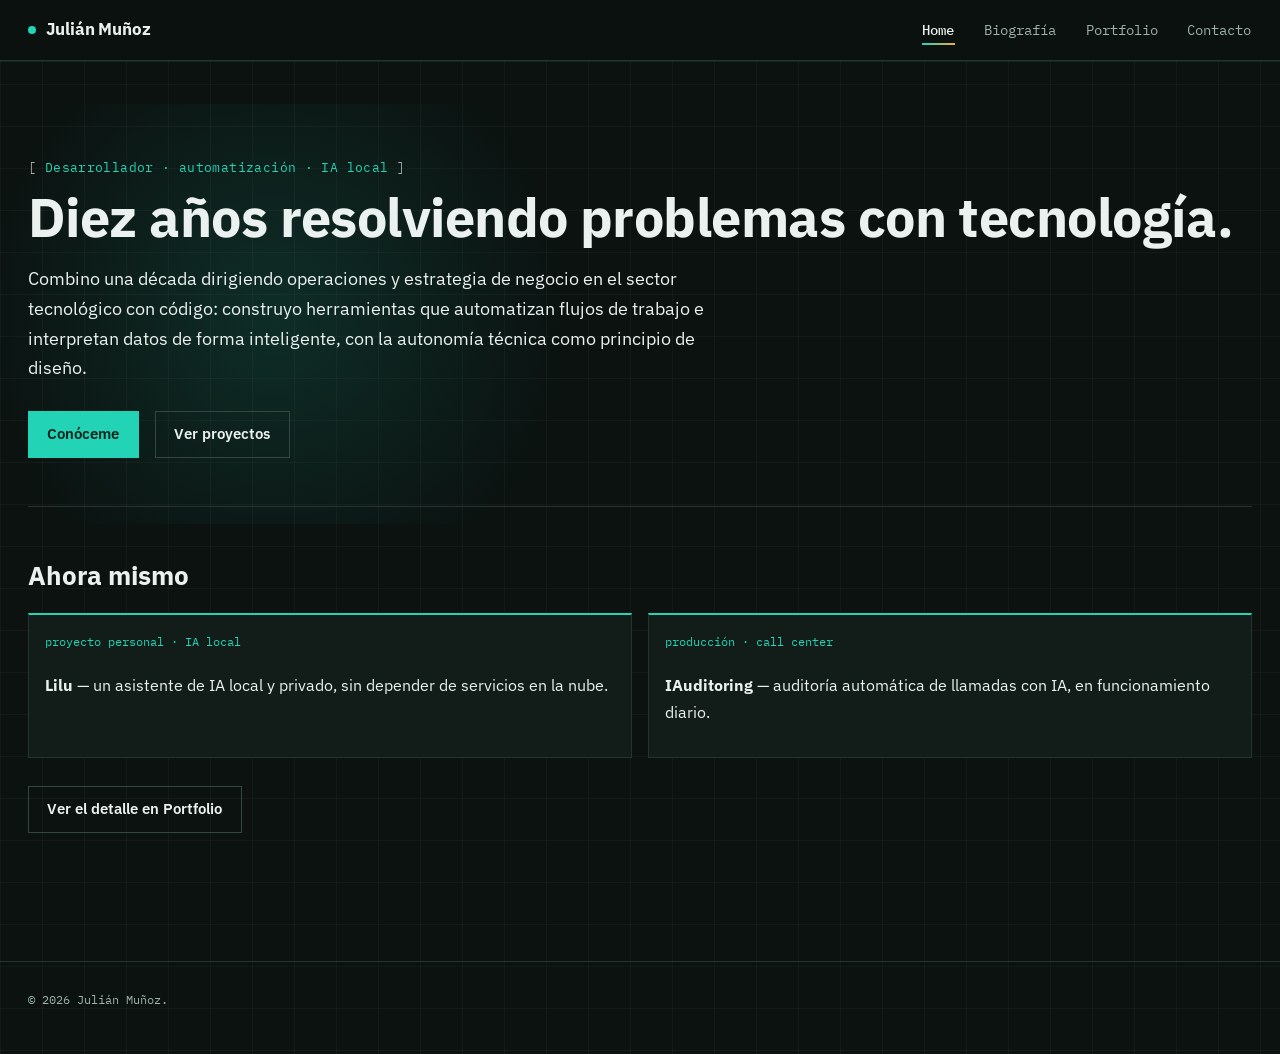
<file: index.html>
<!DOCTYPE html>
<html lang="es">
<head>
  <meta charset="UTF-8">
  <meta name="viewport" content="width=device-width, initial-scale=1.0">
  <title>Julián Muñoz — Desarrollador</title>
  <meta name="description" content="Página personal de Julián Muñoz, desarrollador especializado en automatización, IA local y herramientas que simplifican el trabajo operativo.">
  <link rel="preconnect" href="https://fonts.googleapis.com">
  <link rel="preconnect" href="https://fonts.gstatic.com" crossorigin>
  <link href="https://fonts.googleapis.com/css2?family=IBM+Plex+Mono:wght@400;500&family=IBM+Plex+Sans:wght@400;600;700&display=swap" rel="stylesheet">
  <link rel="stylesheet" href="css/style.css">
</head>
<body>

  <header class="site-header">
    <div class="wrap">
      <a href="index.html" class="site-title">
        <span class="status-dot" aria-hidden="true"></span>
        Julián Muñoz
      </a>
      <nav class="main-nav" aria-label="Navegación principal">
        <ul>
          <li><a href="index.html" aria-current="page">Home</a></li>
          <li><a href="biografia.html">Biografía</a></li>
          <li><a href="portfolio.html">Portfolio</a></li>
          <li><a href="contacto.html">Contacto</a></li>
        </ul>
      </nav>
    </div>
  </header>

  <main>
    <section class="section">
      <p class="eyebrow">Desarrollador · automatización · IA local</p>
      <h1>Diez años resolviendo problemas con tecnología.</h1>
      <p class="prose lede">
        Combino una década dirigiendo operaciones y estrategia de negocio en el
        sector tecnológico con código: construyo herramientas que automatizan
        flujos de trabajo e interpretan datos de forma inteligente, con la
        autonomía técnica como principio de diseño.
      </p>
      <div class="cta-row">
        <a class="btn primary" href="biografia.html">Conóceme</a>
        <a class="btn" href="portfolio.html">Ver proyectos</a>
      </div>
    </section>

    <section class="section" aria-labelledby="ahora-heading">
      <h2 id="ahora-heading">Ahora mismo</h2>
      <div class="now-list">
        <article class="now-item">
          <p class="tag">proyecto personal · IA local</p>
          <p><strong>Lilu</strong> — un asistente de IA local y privado, sin depender de servicios en la nube.</p>
        </article>
        <article class="now-item">
          <p class="tag">producción · call center</p>
          <p><strong>IAuditoring</strong> — auditoría automática de llamadas con IA, en funcionamiento diario.</p>
        </article>
      </div>
      <div class="cta-row">
        <a class="btn" href="portfolio.html">Ver el detalle en Portfolio</a>
      </div>
    </section>
  </main>

  <footer class="site-footer">
    <p>&copy; 2026 Julián Muñoz.</p>
  </footer>

</body>
</html>
</file>
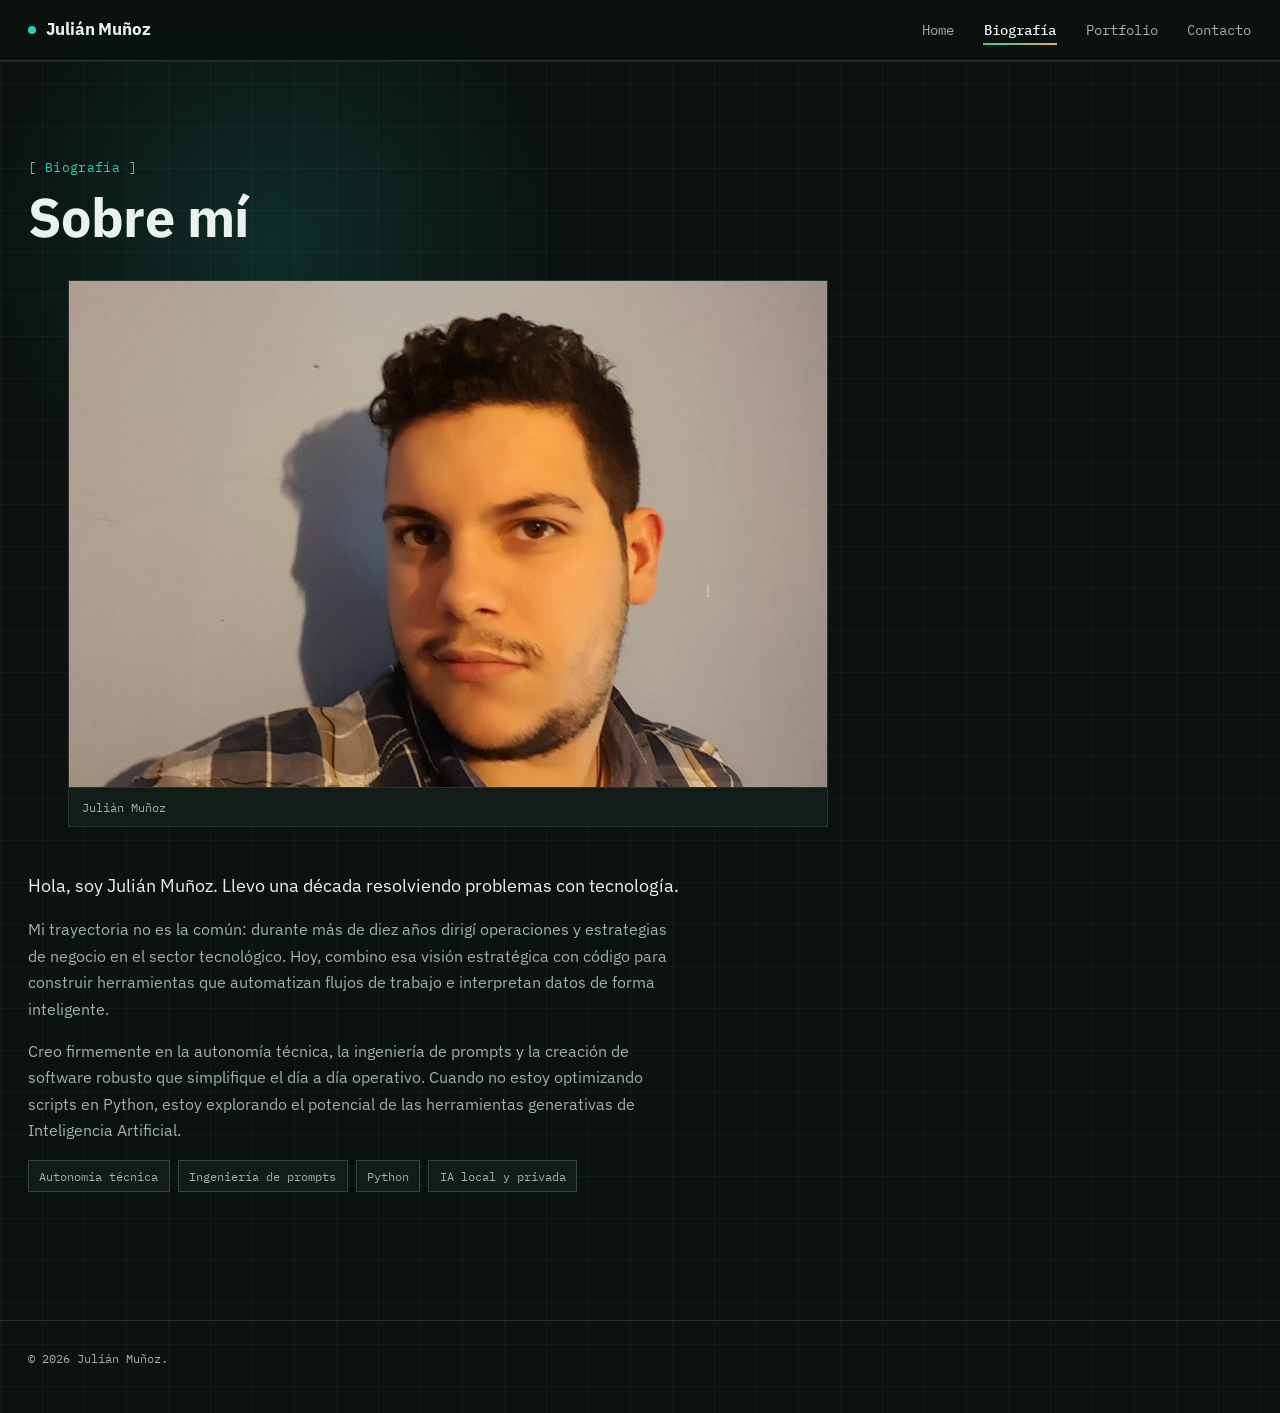
<file: biografia.html>
<!DOCTYPE html>
<html lang="es">
<head>
  <meta charset="UTF-8">
  <meta name="viewport" content="width=device-width, initial-scale=1.0">
  <title>Biografía — Julián Muñoz</title>
  <meta name="description" content="Biografía de Julián Muñoz: de dirigir operaciones y estrategia de negocio en tecnología a construir software y herramientas de IA.">
  <link rel="preconnect" href="https://fonts.googleapis.com">
  <link rel="preconnect" href="https://fonts.gstatic.com" crossorigin>
  <link href="https://fonts.googleapis.com/css2?family=IBM+Plex+Mono:wght@400;500&family=IBM+Plex+Sans:wght@400;600;700&display=swap" rel="stylesheet">
  <link rel="stylesheet" href="css/style.css">
</head>
<body>

  <header class="site-header">
    <div class="wrap">
      <a href="index.html" class="site-title">
        <span class="status-dot" aria-hidden="true"></span>
        Julián Muñoz
      </a>
      <nav class="main-nav" aria-label="Navegación principal">
        <ul>
          <li><a href="index.html">Home</a></li>
          <li><a href="biografia.html" aria-current="page">Biografía</a></li>
          <li><a href="portfolio.html">Portfolio</a></li>
          <li><a href="contacto.html">Contacto</a></li>
        </ul>
      </nav>
    </div>
  </header>

  <main>
    <article class="section">
      <p class="eyebrow">Biografía</p>
      <h1>Sobre mí</h1>

      <div class="bio-layout">
        <figure class="bio-photo">
          <img src="img/julian.jpg" alt="Retrato de Julián Muñoz" width="800" height="1000">
          <figcaption>Julián Muñoz</figcaption>
        </figure>

        <div class="bio-text prose">
          <p class="lede">Hola, soy Julián Muñoz. Llevo una década resolviendo problemas con tecnología.</p>
          <p>
            Mi trayectoria no es la común: durante más de diez años dirigí operaciones
            y estrategias de negocio en el sector tecnológico. Hoy, combino esa visión
            estratégica con código para construir herramientas que automatizan flujos
            de trabajo e interpretan datos de forma inteligente.
          </p>
          <p>
            Creo firmemente en la autonomía técnica, la ingeniería de prompts y la
            creación de software robusto que simplifique el día a día operativo.
            Cuando no estoy optimizando scripts en Python, estoy explorando el
            potencial de las herramientas generativas de Inteligencia Artificial.
          </p>

          <ul class="values-list" aria-label="Principios de trabajo">
            <li>Autonomía técnica</li>
            <li>Ingeniería de prompts</li>
            <li>Python</li>
            <li>IA local y privada</li>
          </ul>
        </div>
      </div>
    </article>
  </main>

  <footer class="site-footer">
    <p>&copy; 2026 Julián Muñoz.</p>
  </footer>

</body>
</html>
</file>
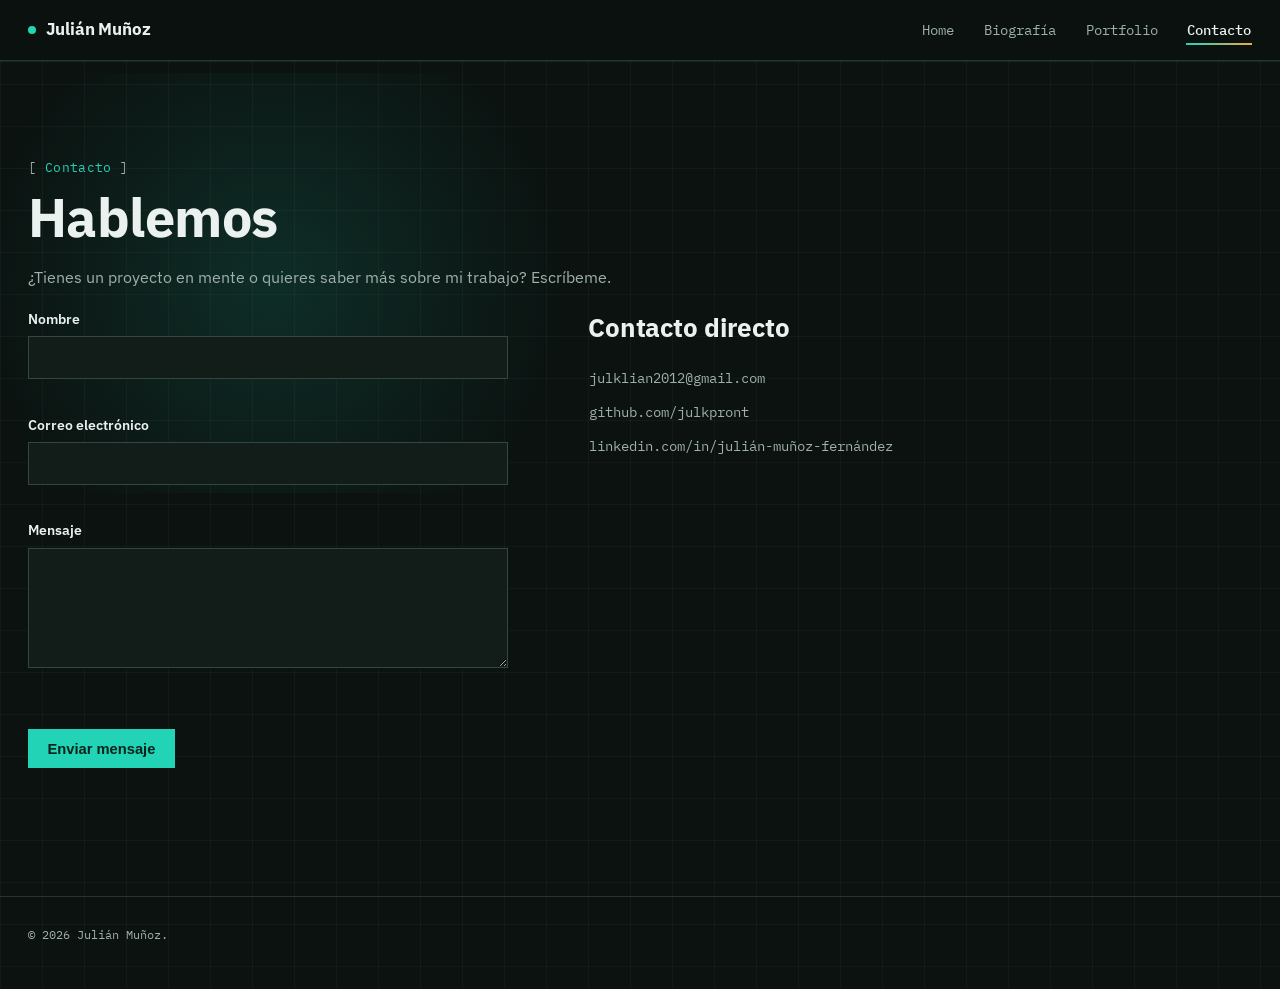
<file: contacto.html>
<!DOCTYPE html>
<html lang="es">
<head>
  <meta charset="UTF-8">
  <meta name="viewport" content="width=device-width, initial-scale=1.0">
  <title>Contacto — Julián Muñoz</title>
  <meta name="description" content="Contacta con Julián Muñoz.">
  <link rel="preconnect" href="https://fonts.googleapis.com">
  <link rel="preconnect" href="https://fonts.gstatic.com" crossorigin>
  <link href="https://fonts.googleapis.com/css2?family=IBM+Plex+Mono:wght@400;500&family=IBM+Plex+Sans:wght@400;600;700&display=swap" rel="stylesheet">
  <link rel="stylesheet" href="css/style.css">
</head>
<body>

  <header class="site-header">
    <div class="wrap">
      <a href="index.html" class="site-title">
        <span class="status-dot" aria-hidden="true"></span>
        Julián Muñoz
      </a>
      <nav class="main-nav" aria-label="Navegación principal">
        <ul>
          <li><a href="index.html">Home</a></li>
          <li><a href="biografia.html">Biografía</a></li>
          <li><a href="portfolio.html">Portfolio</a></li>
          <li><a href="contacto.html" aria-current="page">Contacto</a></li>
        </ul>
      </nav>
    </div>
  </header>

  <main>
    <section class="section">
      <p class="eyebrow">Contacto</p>
      <h1>Hablemos</h1>
      <p class="prose">¿Tienes un proyecto en mente o quieres saber más sobre mi trabajo? Escríbeme.</p>

      <div class="contact-layout">
        <form>
          <!-- Nota: formulario sin backend todavía — la lógica de envío llega con JavaScript ("Coming soon") -->
          <div class="field">
            <label for="nombre">Nombre</label>
            <input type="text" id="nombre" name="nombre" autocomplete="name" required>
            <span class="field-hint">Así sabré cómo dirigirme a ti.</span>
          </div>
          <div class="field">
            <label for="email">Correo electrónico</label>
            <input type="email" id="email" name="email" autocomplete="email" required>
            <span class="field-hint">Solo lo uso para responderte, nada más.</span>
          </div>
          <div class="field">
            <label for="mensaje">Mensaje</label>
            <textarea id="mensaje" name="mensaje" required></textarea>
            <span class="field-hint">Cuéntame en qué estás pensando.</span>
          </div>
          <div class="cta-row">
            <button type="submit" class="btn primary">Enviar mensaje</button>
          </div>
        </form>

        <div class="contact-direct">
          <h2>Contacto directo</h2>
          <address>
            <a href="https://mail.google.com/mail/?view=cm&fs=1&to=julklian2012@gmail.com" target="_blank" rel="noopener">julklian2012@gmail.com</a>
            <a href="https://github.com/julkpront" target="_blank" rel="noopener">github.com/julkpront</a>
            <a href="https://www.linkedin.com/in/juli%C3%A1n-mu%C3%B1oz-fern%C3%A1ndez-362a823b6" target="_blank" rel="noopener">linkedin.com/in/julián-muñoz-fernández</a>
          </address>
        </div>
      </div>
    </section>
  </main>

  <footer class="site-footer">
    <p>&copy; 2026 Julián Muñoz.</p>
  </footer>

</body>
</html>
</file>
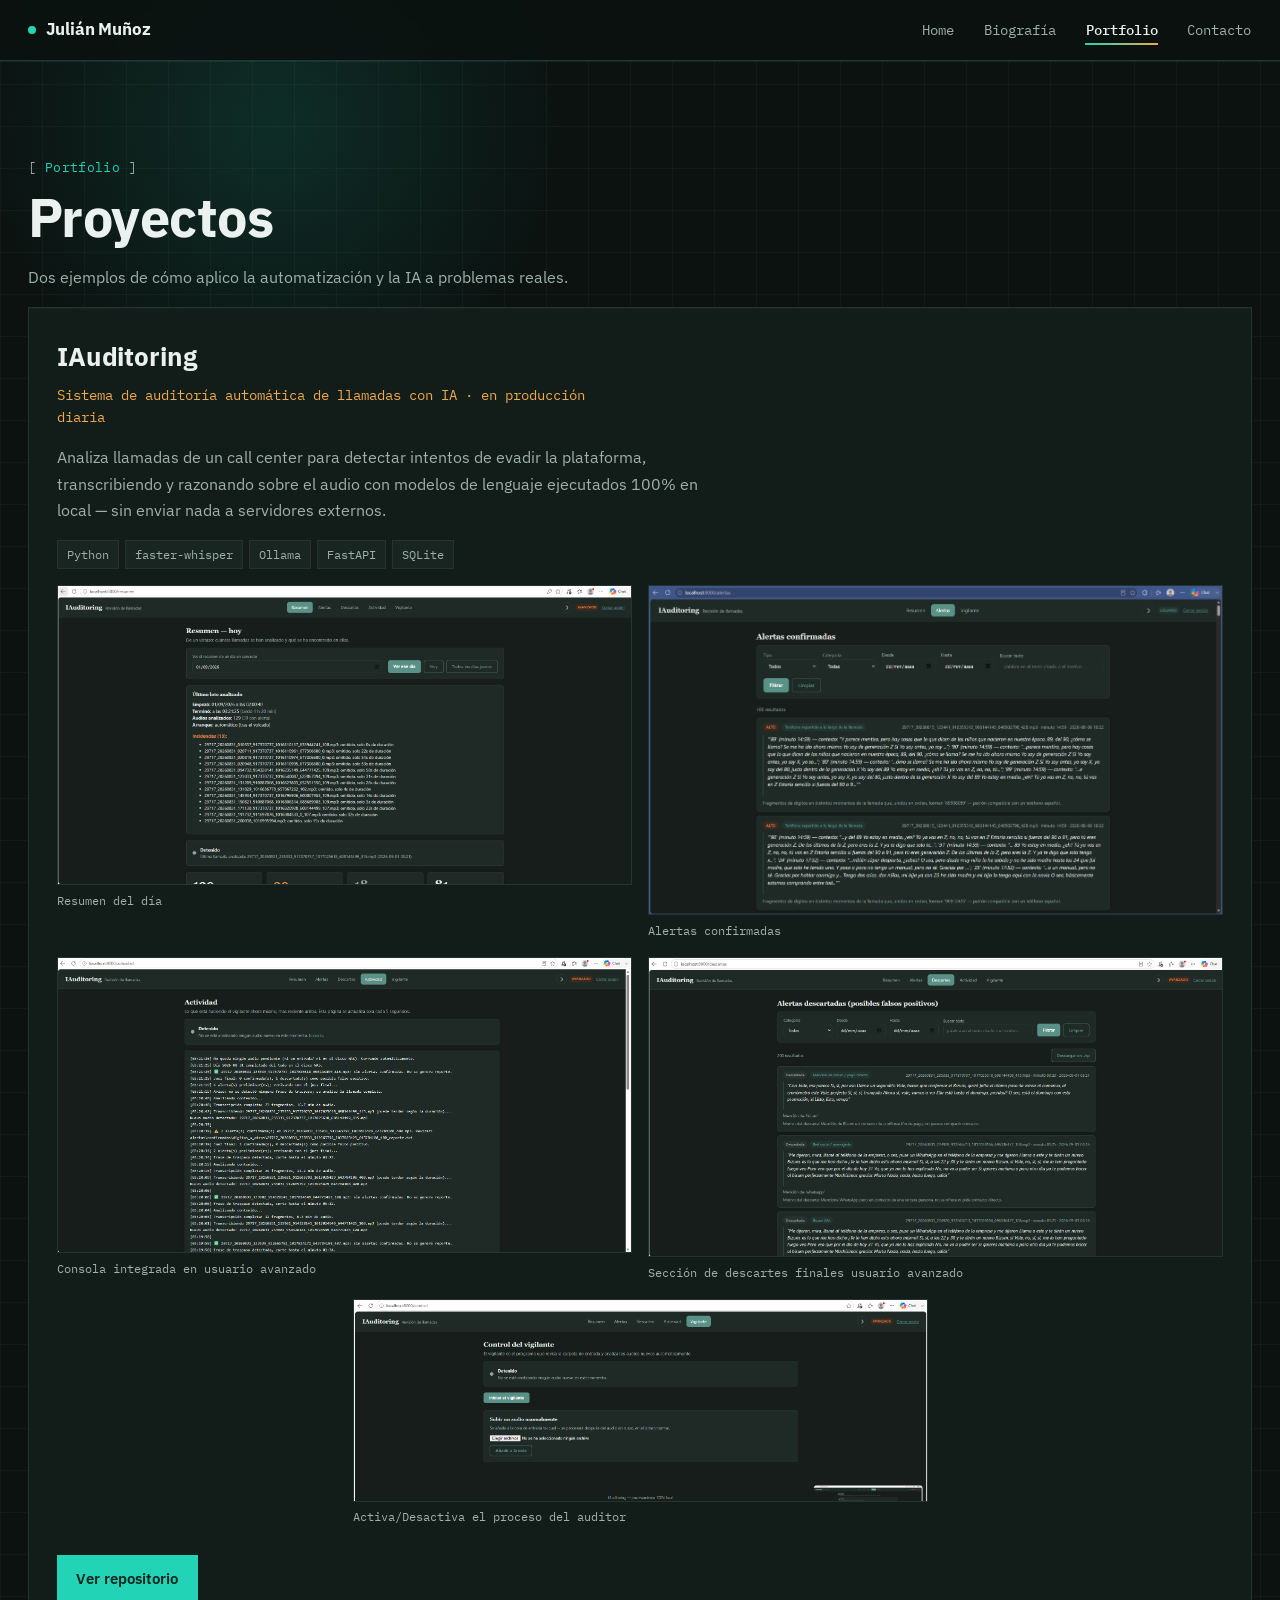
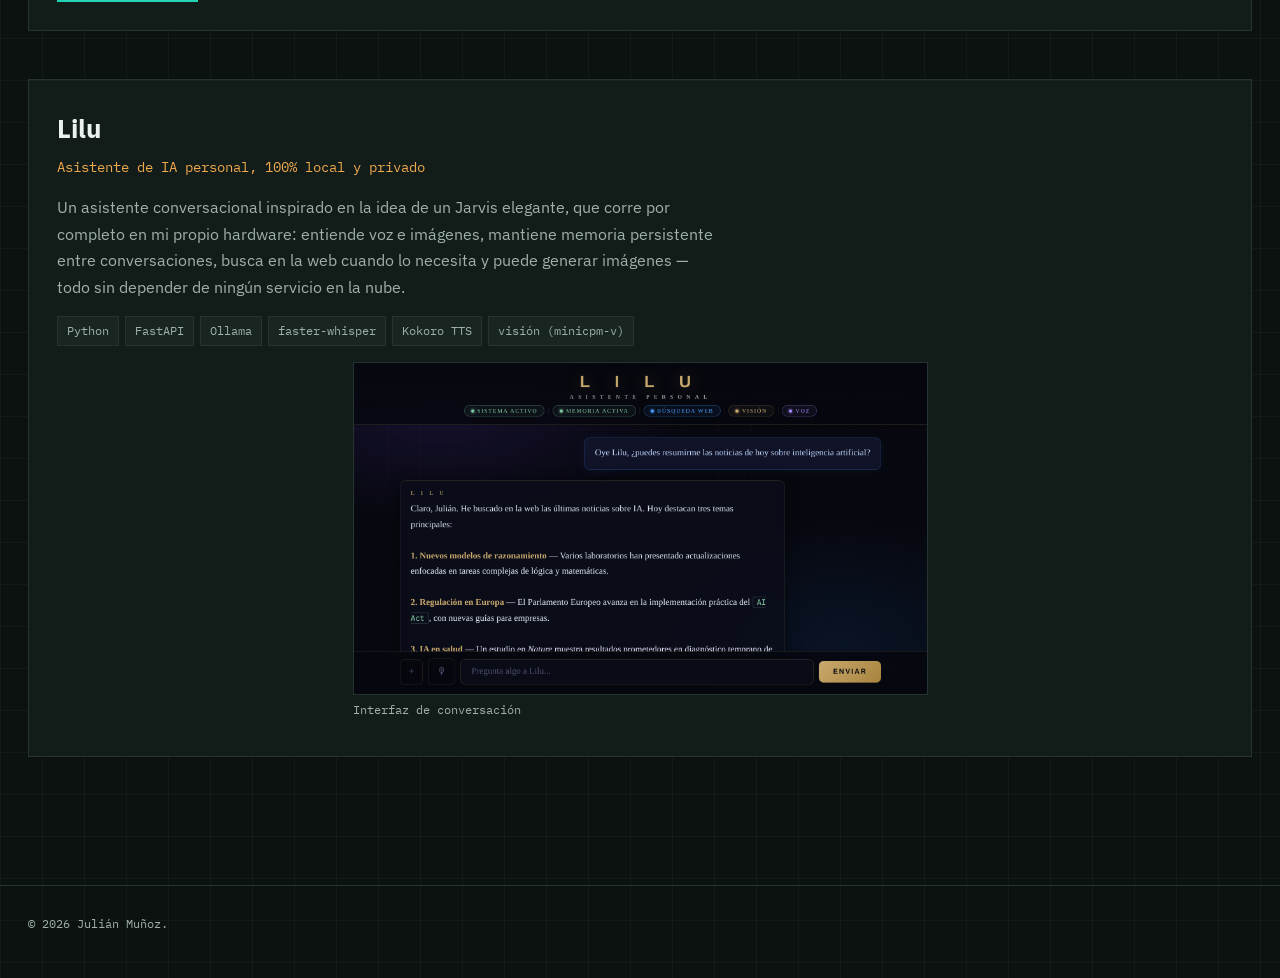
<file: portfolio.html>
<!DOCTYPE html>
<html lang="es">
<head>
  <meta charset="UTF-8">
  <meta name="viewport" content="width=device-width, initial-scale=1.0">
  <title>Portfolio — Julián Muñoz</title>
  <meta name="description" content="Proyectos de Julián Muñoz: Lilu, un asistente de IA local, e IAuditoring, un sistema de auditoría de llamadas con IA en producción.">
  <link rel="preconnect" href="https://fonts.googleapis.com">
  <link rel="preconnect" href="https://fonts.gstatic.com" crossorigin>
  <link href="https://fonts.googleapis.com/css2?family=IBM+Plex+Mono:wght@400;500&family=IBM+Plex+Sans:wght@400;600;700&display=swap" rel="stylesheet">
  <link rel="stylesheet" href="css/style.css">
</head>
<body>

  <header class="site-header">
    <div class="wrap">
      <a href="index.html" class="site-title">
        <span class="status-dot" aria-hidden="true"></span>
        Julián Muñoz
      </a>
      <nav class="main-nav" aria-label="Navegación principal">
        <ul>
          <li><a href="index.html">Home</a></li>
          <li><a href="biografia.html">Biografía</a></li>
          <li><a href="portfolio.html" aria-current="page">Portfolio</a></li>
          <li><a href="contacto.html">Contacto</a></li>
        </ul>
      </nav>
    </div>
  </header>

  <main>
    <section class="section">
      <p class="eyebrow">Portfolio</p>
      <h1>Proyectos</h1>
      <p class="prose">Dos ejemplos de cómo aplico la automatización y la IA a problemas reales.</p>

      <div class="project-grid">

        <article class="project-card">
          <h2>IAuditoring</h2>
          <p class="role">Sistema de auditoría automática de llamadas con IA · en producción diaria</p>
          <p>
            Analiza llamadas de un call center para detectar intentos de evadir la
            plataforma, transcribiendo y razonando sobre el audio con modelos de
            lenguaje ejecutados 100% en local — sin enviar nada a servidores externos.
          </p>
          <ul class="tech-tags" aria-label="Tecnologías usadas">
            <li>Python</li>
            <li>faster-whisper</li>
            <li>Ollama</li>
            <li>FastAPI</li>
            <li>SQLite</li>
          </ul>

          <div class="project-shots">
            <figure>
              <img src="img/iauditoring-resumen.png" alt="Panel de resumen de IAuditoring, mostrando llamadas analizadas y alertas" loading="lazy">
              <figcaption>Resumen del día</figcaption>
            </figure>
            <figure>
              <img src="img/iauditoring-alertas.png" alt="Panel de alertas confirmadas de IAuditoring con filtros por tipo y fecha" loading="lazy">
              <figcaption>Alertas confirmadas</figcaption>
            </figure>
            <figure>
              <img src="img/actividadavanzado.png" alt="Panel de resumen de IAuditoring, mostrando llamadas analizadas y alertas" loading="lazy">
              <figcaption>Consola integrada en usuario avanzado</figcaption>
            </figure>
            <figure>
              <img src="img/descartesavanzado.png" alt="Panel de resumen de IAuditoring, mostrando llamadas analizadas y alertas" loading="lazy">
              <figcaption>Sección de descartes finales usuario avanzado</figcaption>
            </figure>
            <figure>
              <img src="img/vigilanteavanzado.png" alt="Panel de resumen de IAuditoring, mostrando llamadas analizadas y alertas" loading="lazy">
              <figcaption>Activa/Desactiva el proceso del auditor</figcaption>
            </figure>
          </div>

          <div class="cta-row">
            <a class="btn primary" href="https://github.com/julkpront/IAuditoring-showcase" target="_blank" rel="noopener">Ver repositorio</a>
          </div>

          <p class="extra-note">
            El código fuente no es público por confidencialidad de la lógica de
            negocio — el repositorio documenta arquitectura, decisiones de
            ingeniería y resultados reales en producción.
          </p>
        </article>

        <article class="project-card">
          <h2>Lilu</h2>
          <p class="role">Asistente de IA personal, 100% local y privado</p>
          <p>
            Un asistente conversacional inspirado en la idea de un Jarvis elegante,
            que corre por completo en mi propio hardware: entiende voz e imágenes,
            mantiene memoria persistente entre conversaciones, busca en la web
            cuando lo necesita y puede generar imágenes — todo sin depender de
            ningún servicio en la nube.
          </p>
          <ul class="tech-tags" aria-label="Tecnologías usadas">
            <li>Python</li>
            <li>FastAPI</li>
            <li>Ollama</li>
            <li>faster-whisper</li>
            <li>Kokoro TTS</li>
            <li>visión (minicpm-v)</li>
          </ul>

          <div class="project-shots">
            <figure>
              <img src="img/lilu-interfaz.png" alt="Interfaz de chat de Lilu, con estado de sistema, memoria, búsqueda web, visión y voz activos" loading="lazy">
              <figcaption>Interfaz de conversación</figcaption>
            </figure>
          </div>

          <p class="extra-note">
            Proyecto personal en desarrollo continuo, no público — nace de mi
            interés por la autonomía técnica y la privacidad de los datos.
          </p>
        </article>

      </div>
    </section>
  </main>

  <footer class="site-footer">
    <p>&copy; 2026 Julián Muñoz.</p>
  </footer>

</body>
</html>
</file>
<file: css/style.css>
/* =========================================================
   Julián Muñoz — página personal
   Neo-minimalismo técnico con acentos dinámicos (v2 — oscuro)
   Mobile first: estilos base = móvil, se amplían con min-width
   ========================================================= */

:root {
  --color-bg: #0B1210;
  --color-surface: #121C19;
  --color-surface-2: #182521;
  --color-ink: #EAF1EE;
  --color-ink-soft: #9FB0AA;
  --color-border: #253430;
  --color-border-strong: #34473F;
  --color-accent: #22D3B5;
  --color-accent-ink: #06231C;
  --color-accent-2: #F0A94D;

  --font-display: 'IBM Plex Sans', system-ui, -apple-system, sans-serif;
  --font-mono: 'IBM Plex Mono', ui-monospace, 'Courier New', monospace;

  --measure: 66ch;
  --space-1: 0.5rem;
  --space-2: 1rem;
  --space-3: 1.75rem;
  --space-4: 3rem;
  --space-5: 5rem;
}

/* -------------------- reset básico -------------------- */
*, *::before, *::after { box-sizing: border-box; }
html { -webkit-text-size-adjust: 100%; }
body {
  margin: 0;
  background-color: var(--color-bg);
  background-image:
    linear-gradient(rgba(234, 241, 238, 0.035) 1px, transparent 1px),
    linear-gradient(90deg, rgba(234, 241, 238, 0.035) 1px, transparent 1px);
  background-size: 42px 42px;
  color: var(--color-ink);
  font-family: var(--font-display);
  font-size: 1rem;
  line-height: 1.65;
}
img { max-width: 100%; display: block; }
a { color: inherit; }
ul { list-style: none; margin: 0; padding: 0; }

/* -------------------- header + nav -------------------- */
.site-header {
  position: sticky;
  top: 0;
  background: rgba(11, 18, 16, 0.9);
  backdrop-filter: blur(6px);
  border-bottom: 1px solid var(--color-border);
  box-shadow: 0 1px 0 0 rgba(34, 211, 181, 0.12);
  z-index: 10;
}
.site-header .wrap {
  display: flex;
  flex-direction: column;
  gap: var(--space-2);
  padding: var(--space-2) var(--space-2);
}
.site-title {
  display: flex;
  align-items: center;
  gap: 0.6rem;
  font-weight: 700;
  font-size: 1.05rem;
  letter-spacing: -0.01em;
  text-decoration: none;
  white-space: nowrap;
}
.status-dot {
  width: 8px;
  height: 8px;
  border-radius: 50%;
  background: var(--color-accent);
  box-shadow: 0 0 0 0 rgba(34, 211, 181, 0.55);
  animation: pulse 2.2s infinite;
  flex-shrink: 0;
}
@keyframes pulse {
  0%   { box-shadow: 0 0 0 0 rgba(34, 211, 181, 0.55); }
  70%  { box-shadow: 0 0 0 7px rgba(34, 211, 181, 0); }
  100% { box-shadow: 0 0 0 0 rgba(34, 211, 181, 0); }
}
@media (prefers-reduced-motion: reduce) {
  .status-dot { animation: none; }
}

.main-nav ul {
  display: flex;
  flex-wrap: wrap;
  gap: var(--space-1) var(--space-3);
}
.main-nav a {
  position: relative;
  text-decoration: none;
  font-family: var(--font-mono);
  font-size: 0.88rem;
  color: var(--color-ink-soft);
  padding: 0.2rem 0.05rem;
}
.main-nav a::after {
  content: "";
  position: absolute;
  left: 0;
  bottom: -2px;
  width: 100%;
  height: 2px;
  background: linear-gradient(90deg, var(--color-accent), var(--color-accent-2));
  transform: scaleX(0);
  transform-origin: left;
  transition: transform 0.18s ease;
}
.main-nav a:hover,
.main-nav a:focus-visible {
  color: var(--color-ink);
}
.main-nav a:hover::after,
.main-nav a:focus-visible::after,
.main-nav a[aria-current="page"]::after {
  transform: scaleX(1);
}
.main-nav a[aria-current="page"] {
  color: var(--color-ink);
  font-weight: 500;
}
a:focus-visible, button:focus-visible, input:focus-visible, textarea:focus-visible {
  outline: 2px solid var(--color-accent);
  outline-offset: 2px;
}

@media (min-width: 700px) {
  .site-header .wrap {
    flex-direction: row;
    align-items: center;
    justify-content: space-between;
    padding: var(--space-2) var(--space-3);
  }
}

/* -------------------- layout general -------------------- */
main { padding: var(--space-3) var(--space-2) var(--space-5); position: relative; }
.prose { max-width: var(--measure); }
.section {
  padding-block: var(--space-4);
  border-top: 1px solid var(--color-border);
  position: relative;
}
.section:first-child { border-top: none; padding-top: var(--space-2); }
.section:first-child::before {
  content: "";
  position: absolute;
  top: -10%;
  left: -10%;
  width: 60%;
  height: 420px;
  background: radial-gradient(circle, rgba(34, 211, 181, 0.14), transparent 70%);
  pointer-events: none;
  z-index: -1;
}
.eyebrow {
  font-family: var(--font-mono);
  font-size: 0.8rem;
  color: var(--color-accent);
  letter-spacing: 0.03em;
  margin: 0 0 var(--space-1);
}
.eyebrow::before { content: "[ "; color: var(--color-ink-soft); }
.eyebrow::after { content: " ]"; color: var(--color-ink-soft); }
h1 { font-size: 2rem; line-height: 1.15; letter-spacing: -0.01em; margin: 0 0 var(--space-2); }
h2 { font-size: 1.35rem; letter-spacing: -0.005em; margin: 0 0 var(--space-2); }
p { margin: 0 0 var(--space-2); color: var(--color-ink-soft); max-width: var(--measure); }
.lede { font-size: 1.12rem; color: var(--color-ink); }

@media (min-width: 700px) {
  main { padding: var(--space-5) var(--space-3); }
  h1 { font-size: 2.9rem; }
  h2 { font-size: 1.6rem; }
}
@media (min-width: 1080px) {
  h1 { font-size: 3.4rem; }
}

/* -------------------- botones / enlaces cta -------------------- */
.cta-row { display: flex; flex-wrap: wrap; gap: var(--space-2); margin-top: var(--space-3); }
.btn {
  display: inline-flex;
  align-items: center;
  gap: 0.4rem;
  padding: 0.65rem 1.15rem;
  border: 1px solid var(--color-border-strong);
  text-decoration: none;
  font-size: 0.92rem;
  font-weight: 600;
  color: var(--color-ink);
  background: transparent;
  cursor: pointer;
  transition: border-color 0.15s ease, background 0.15s ease, color 0.15s ease;
}
.btn:hover, .btn:focus-visible { border-color: var(--color-accent); color: var(--color-accent); }
.btn.primary { background: var(--color-accent); color: var(--color-accent-ink); border-color: var(--color-accent); }
.btn.primary:hover, .btn.primary:focus-visible { background: var(--color-accent-2); border-color: var(--color-accent-2); color: var(--color-accent-ink); }

/* -------------------- home: ahora mismo -------------------- */
.now-list { display: flex; flex-direction: column; gap: var(--space-2); }
.now-item {
  display: flex;
  flex-direction: column;
  gap: 0.3rem;
  padding: var(--space-2) var(--space-2) var(--space-2) var(--space-2);
  background: var(--color-surface);
  border: 1px solid var(--color-border);
  border-top: 2px solid var(--color-accent);
}
.now-item .tag { font-family: var(--font-mono); font-size: 0.78rem; color: var(--color-accent); }
.now-item p:last-child { color: var(--color-ink); }
@media (min-width: 700px) {
  .now-list { flex-direction: row; }
  .now-item { flex: 1; }
}

/* -------------------- biografía -------------------- */
.bio-layout { display: flex; flex-direction: column; gap: var(--space-3); }
.bio-photo {
  border: 1px solid var(--color-border);
  background: var(--color-surface);
  max-width: 760px;
}
.bio-photo img { width: 100%; height: auto; aspect-ratio: 3 / 2; object-fit: cover; }
.bio-photo figcaption {
  font-family: var(--font-mono);
  font-size: 0.78rem;
  color: var(--color-ink-soft);
  padding: 0.55rem 0.8rem;
  border-top: 1px solid var(--color-border);
}
.bio-text { max-width: var(--measure); }

.values-list { display: flex; flex-wrap: wrap; gap: var(--space-1); padding: 0; margin-top: var(--space-2); }
.values-list li {
  font-family: var(--font-mono);
  font-size: 0.78rem;
  padding: 0.32rem 0.65rem;
  border: 1px solid var(--color-border-strong);
  color: var(--color-ink-soft);
  background: var(--color-surface);
}

/* -------------------- portfolio -------------------- */
.project-grid { display: flex; flex-direction: column; gap: var(--space-4); }
.project-card {
  border: 1px solid var(--color-border);
  background: var(--color-surface);
  padding: var(--space-3);
  box-shadow: inset 0 1px 0 0 rgba(234, 241, 238, 0.03);
}
.project-card h2 { margin-bottom: 0.35rem; }
.project-card .role { font-family: var(--font-mono); color: var(--color-accent-2); font-size: 0.85rem; margin-bottom: var(--space-2); }
.tech-tags { display: flex; flex-wrap: wrap; gap: 0.4rem; margin: var(--space-2) 0; }
.tech-tags li {
  font-family: var(--font-mono);
  font-size: 0.74rem;
  padding: 0.25rem 0.55rem;
  background: var(--color-surface-2);
  border: 1px solid var(--color-border);
  color: var(--color-ink-soft);
}
.project-shots {
  display: flex;
  flex-direction: column;
  gap: var(--space-2);
  margin: var(--space-1) 0;
}
.project-shots img {
  border: 1px solid var(--color-border);
  width: 100%;
  height: auto;
  display: block;
}
.project-shots figcaption {
  font-family: var(--font-mono);
  font-size: 0.75rem;
  color: var(--color-ink-soft);
  margin-top: 0.35rem;
}

@media (min-width: 768px) {
  .project-shots {
    flex-direction: row;
    flex-wrap: wrap;
    justify-content: center;
  }
  .project-shots figure {
    /* Toma el 50% del ancho restando la mitad del espacio asignado en tu gap */
    width: calc(50% - (var(--space-2) / 2));
    margin: 0;
  }
}


.terminal {
  background: #060B09;
  border: 1px solid var(--color-border-strong);
  color: #D7F5EC;
  font-family: var(--font-mono);
  font-size: 0.85rem;
  padding: var(--space-2);
  margin: var(--space-3) 0;
  overflow-x: auto;
}
.terminal .prompt { color: var(--color-accent); }
.terminal p { color: inherit; margin: 0 0 0.4rem; }

/* revelar un detalle extra al enfocar/pasar el ratón por la tarjeta (pseudoclase + display) */
.project-card .extra-note {
  display: none;
  margin-top: var(--space-2);
  padding-top: var(--space-2);
  border-top: 1px dashed var(--color-border-strong);
  font-size: 0.9rem;
}
.project-card:hover,
.project-card:focus-within {
  border-color: var(--color-border-strong);
}
.project-card:hover .extra-note,
.project-card:focus-within .extra-note {
  display: block;
}

/* -------------------- contacto -------------------- */
.contact-layout { display: flex; flex-direction: column; gap: var(--space-4); }
form { display: flex; flex-direction: column; gap: var(--space-3); max-width: 480px; }
.field { display: flex; flex-direction: column; gap: 0.35rem; }
label { font-size: 0.9rem; font-weight: 600; }
input, textarea {
  font-family: var(--font-display);
  font-size: 1rem;
  padding: 0.65rem 0.75rem;
  border: 1px solid var(--color-border-strong);
  background: var(--color-surface);
  color: var(--color-ink);
}
input::placeholder, textarea::placeholder { color: var(--color-ink-soft); }
input:focus, textarea:focus { border-color: var(--color-accent); }
textarea { resize: vertical; min-height: 120px; }

/* pista que solo aparece con el foco en el campo (visibility + pseudoclase) */
.field-hint {
  font-size: 0.78rem;
  color: var(--color-accent);
  visibility: hidden;
  height: 0;
}
input:focus + .field-hint,
textarea:focus + .field-hint {
  visibility: visible;
  height: auto;
}

.contact-direct address {
  font-style: normal;
  font-family: var(--font-mono);
  font-size: 0.9rem;
  display: flex;
  flex-direction: column;
  gap: 0.5rem;
}
.contact-direct address a {
  display: inline-flex;
  align-items: center;
  width: fit-content;
  text-decoration: none;
  color: var(--color-ink-soft);
  padding: 0.4rem 0.6rem;
  margin: -0.4rem -0.6rem;
  border: 1px solid transparent;
  transition: color 0.15s ease, border-color 0.15s ease, background 0.15s ease;
}
.contact-direct address a::after {
  content: "↗";
  margin-left: 0.4rem;
  opacity: 0;
  transform: translate(-3px, 3px);
  transition: opacity 0.15s ease, transform 0.15s ease;
}
.contact-direct address a:hover,
.contact-direct address a:focus-visible {
  color: var(--color-accent);
  background: var(--color-surface-2);
  border-color: var(--color-border-strong);
}
.contact-direct address a:hover::after,
.contact-direct address a:focus-visible::after {
  opacity: 1;
  transform: translate(0, 0);
}

@media (min-width: 1080px) {
  .contact-layout { flex-direction: row; gap: var(--space-5); }
  form { flex: 1; }
  .contact-direct { flex: 1; }
}

/* -------------------- footer -------------------- */
.site-footer {
  border-top: 1px solid var(--color-border);
  padding: var(--space-3) var(--space-2);
  font-family: var(--font-mono);
  font-size: 0.76rem;
  color: var(--color-ink-soft);
}
@media (min-width: 700px) {
  .site-footer { padding: var(--space-3); }
}
</file>
